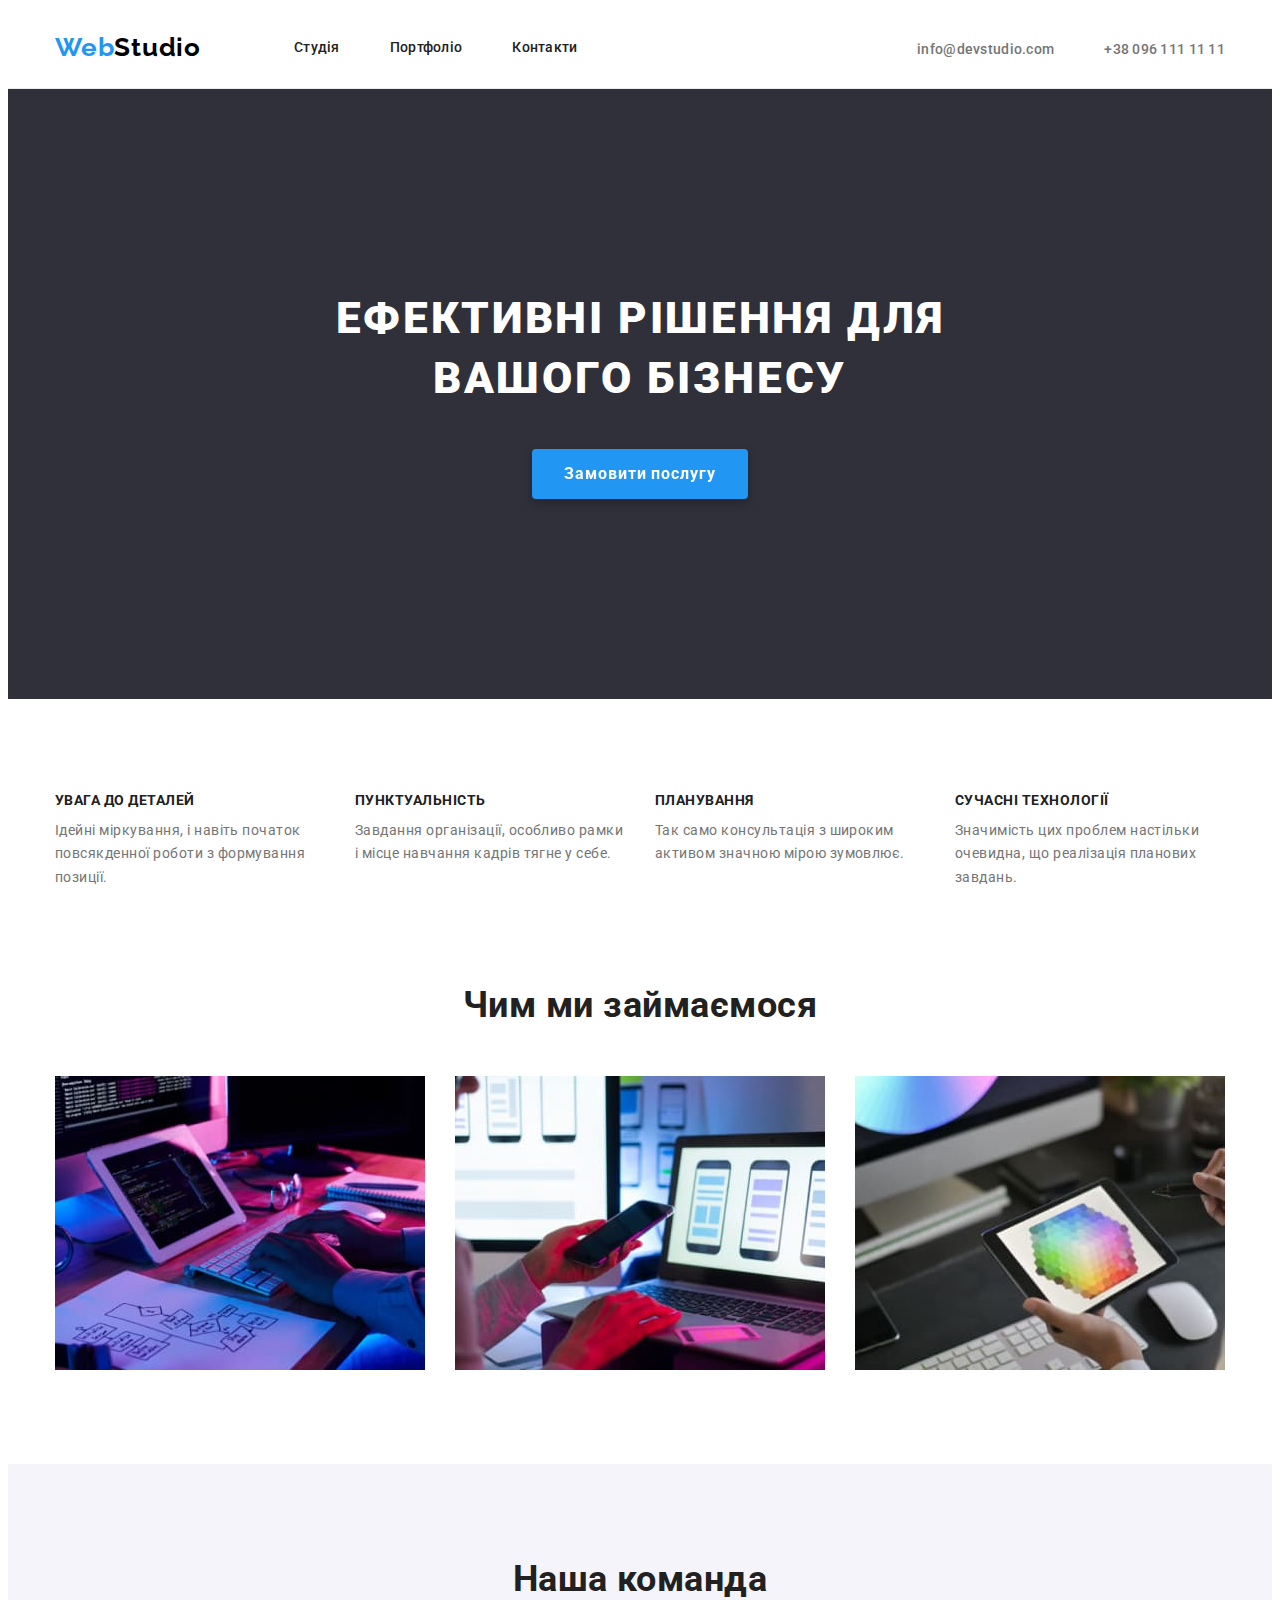
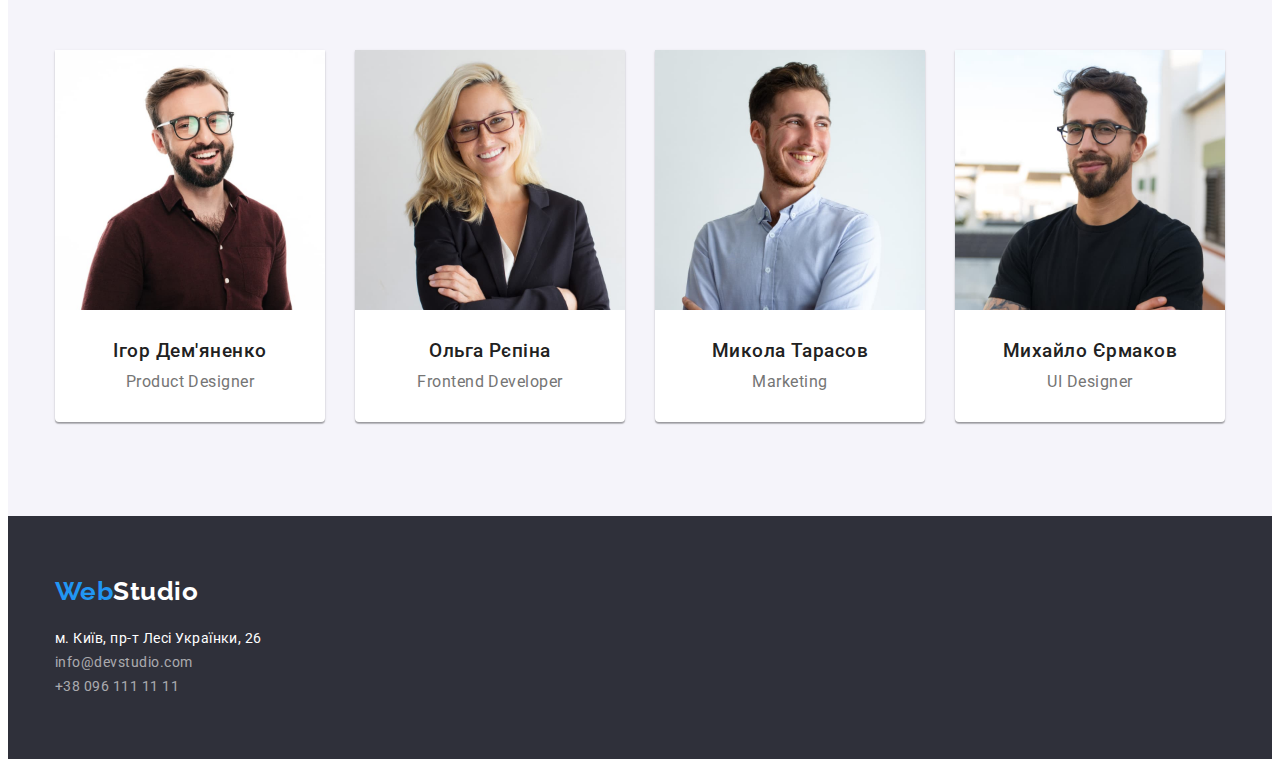
<file: index.html>
<!DOCTYPE html>
<html lang="uk">
<head>
    <meta charset="UTF-8">
    <meta http-equiv="X-UA-Compatible" content="IE=edge">
    <meta name="viewport" content="width=device-width, initial-scale=1.0">
    <title>Студія</title>
    <link rel="stylesheet" href="https://cdnjs.cloudflare.com/ajax/libs/modern-normalize/1.1.0/modern-normalize.min.css" integrity="sha512-wpPYUAdjBVSE4KJnH1VR1HeZfpl1ub8YT/NKx4PuQ5NmX2tKuGu6U/JRp5y+Y8XG2tV+wKQpNHVUX03MfMFn9Q==" crossorigin="anonymous" referrerpolicy="no-referrer" />
    <link rel="preconnect" href="https://fonts.googleapis.com">
    <link rel="preconnect" href="https://fonts.gstatic.com" crossorigin>
    <link href="https://fonts.googleapis.com/css2?family=Raleway:wght@700&family=Roboto:wght@400;500;700;900&display=swap" rel="stylesheet">
    <link rel="stylesheet" href="./css/styles.css">
</head>
<body>
    <header class="page-header">
      <div class="header-navigation container">
        <nav class="header-navigation">  
            <a class="logo" href="">Web<span class="logo-second">Studio</span></a>
            <ul class="menu-list">
                <li class="adress-item"> <a class="menu-link" href="./index.html">Студія</a></li>
                <li class="adress-item"> <a class="menu-link" href="./portfolio.html">Портфоліо</a></li>
                <li class="adress-item"> <a class="menu-link" href="">Контакти</a></li>
            </ul>
        </nav>
        <ul class="contact-list">
            <li class="adress-item"><a class="mail" href="mailto:info@devstudio.com">info@devstudio.com</a></li>
            <li class="adress-item"><a class="phone" href="tel:380961111111">+38 096 111 11 11</a></li>
        </ul>
      </div>
    </header>
    <main>
        <section class="big-section">
            <div class="container">
                <h1 class="headline">Ефективні рішення для <br> вашого бізнесу</h1>
               <button class="headline-btn" type="button">Замовити послугу</button>
            </div> 
        </section>
        <section class="main-benefits section">
           <div class="container">
            <h2 class="visually-hidden">Наші переваги</h2>
            <ul class="main-list">
                <li class="item">
                    <h3 class="main-list-hl">УВАГА ДО ДЕТАЛЕЙ</h3>
                    <p class="mail-list-text">Ідейні міркування, і навіть початок повсякденної роботи з формування позиції.</p>
                </li>
                <li class="item">
                    <h3 class="main-list-hl">ПУНКТУАЛЬНІСТЬ</h3>
                    <p class="mail-list-text">Завдання організації, особливо рамки і місце навчання кадрів тягне у себе.</p>
                </li>
                <li class="item">
                    <h3 class="main-list-hl">ПЛАНУВАННЯ</h3>
                    <p class="mail-list-text">Так само консультація з широким активом значною мірою зумовлює.</p>
                </li>
                <li class="item">
                    <h3 class="main-list-hl">СУЧАСНІ ТЕХНОЛОГІЇ</h3>
                    <p class="mail-list-text">Значимість цих проблем настільки очевидна, що реалізація планових завдань.</p>
                </li>
            </ul>
           </div>
        </section>
        <section class="main-work section">
            <div class="container">
                <h2 class="title">Чим ми займаємося</h2>
            <ul class="work-photo">
                <li class="item"> <img class="image" src="./images/img.jpg" alt="робочий простір розробника" width="370"> </li>
                <li class="item"> <img class="image" src="./images/img2.jpg" alt="робочий простір проджект менеджера" width="370"></li>
                <li class="item"> <img class="image" src="./images/img3.jpg" alt="робочий простір дизайнера" width="370"></li>
            </ul>
            </div>
        </section>
        <section class="main-our-team section">
            <div class="container">
                <h2 class="title">Наша команда</h2>
            <ul class="team-list">
                <li class="team-item">
                    <img class="image" src="./photo/1.jpg" alt="Ігор Дем'яненко" width="270">
                    <div class="team-block">
                    <h3 class="team-name">Ігор Дем'яненко</h3>
                    <p class="team-position" lang="en">Product Designer</p>
                    </div>
                </li>
                <li class="team-item">
                    <img class="image" src="./photo/2.jpg" alt="Ольга Рєпіна" width="270">
                    <div class="team-block">
                    <h3 class="team-name">Ольга Рєпіна</h3>
                    <p class="team-position" lang="en">Frontend Developer</p>
                    </div>
                </li>
                <li class="team-item">
                    <img class="image" src="./photo/3.jpg" alt="Микола Тарасов" width="270">
                   <div class="team-block">
                    <h3 class="team-name">Микола Тарасов</h3>
                    <p class="team-position" lang="en">Marketing</p>
                   </div>
                </li>
                <li class="team-item">
                    <img class="image" src="./photo/4.jpg" alt="Михайло Єрмаков" width="270">
                   <div class="team-block">
                    <h3 class="team-name">Михайло Єрмаков</h3>
                    <p class="team-position" lang="en">UI Designer</p>
                   </div>
                </li>
            </ul>
            </div>
        </section>
    </main>
    <footer class="web-footer">
       <div class="container">
        <a class="logo-footer" href="">Web<span class="logo-second-footer">Studio</span></a>
        <address>
            <ul class="footer-nav">
                <li class="item"> <a class="maps" href="https://goo.gl/maps/Q8sLgfFyUjqi2Ujr8" target="_blank">м. Київ, пр-т Лесі Українки, 26</a></li>
                <li class="item"> <a class="mail-footer" href="mailto:info@devstudio.com">info@devstudio.com</a></li>
                <li class="item"> <a class="phone-footer" href="tel:+380961111111">+38 096 111 11 11</a></li>
            </ul>
        </address>
       </div>
    </footer>
</body>
</html>
</file>
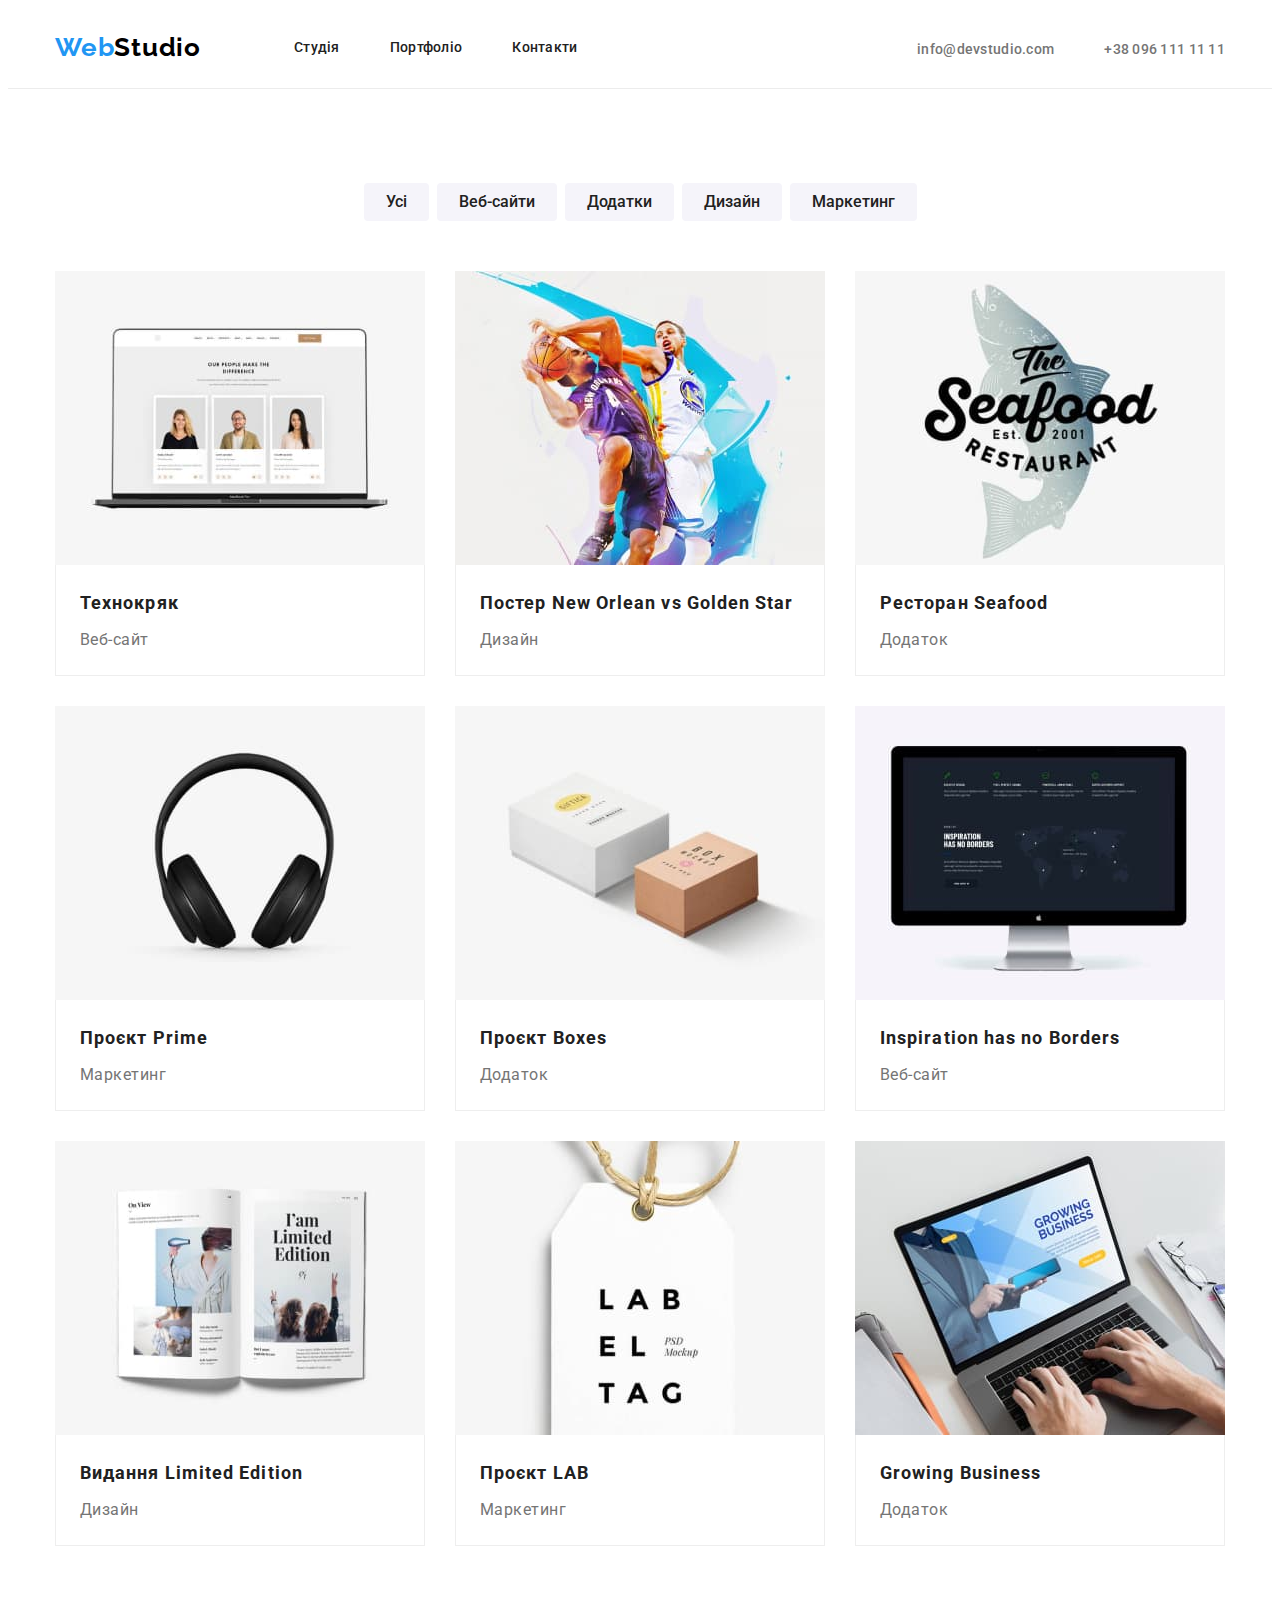
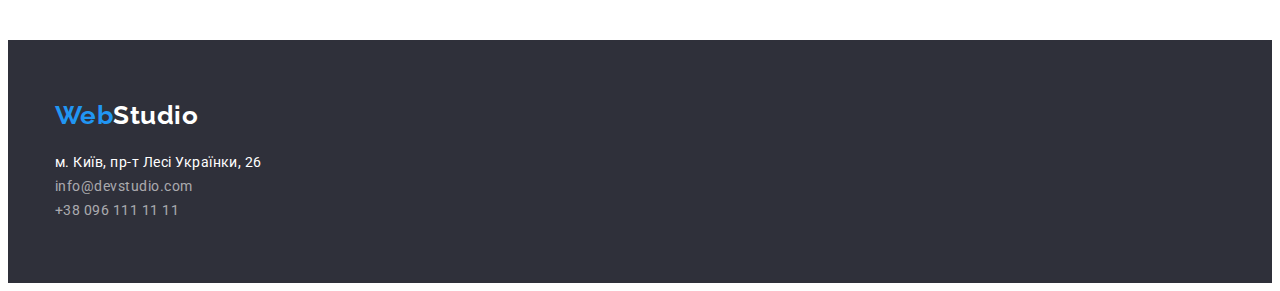
<file: portfolio.html>
<!DOCTYPE html>
<html lang="uk">
<head>
    <meta charset="UTF-8">
    <meta http-equiv="X-UA-Compatible" content="IE=edge">
    <meta name="viewport" content="width=device-width, initial-scale=1.0">
    <title>Студія</title>
    <link rel="stylesheet" href="https://cdnjs.cloudflare.com/ajax/libs/modern-normalize/1.1.0/modern-normalize.min.css" integrity="sha512-wpPYUAdjBVSE4KJnH1VR1HeZfpl1ub8YT/NKx4PuQ5NmX2tKuGu6U/JRp5y+Y8XG2tV+wKQpNHVUX03MfMFn9Q==" crossorigin="anonymous" referrerpolicy="no-referrer" />
    <link rel="preconnect" href="https://fonts.googleapis.com">
    <link rel="preconnect" href="https://fonts.gstatic.com" crossorigin>
    <link href="https://fonts.googleapis.com/css2?family=Raleway:wght@700&family=Roboto:wght@400;500;700;900&display=swap" rel="stylesheet">
    <link rel="stylesheet" href="./css/styles.css">
</head>
<body>
    <header class="page-header">
        <div class="header-navigation container">
          <nav class="header-navigation">  
              <a class="logo" href="">Web<span class="logo-second">Studio</span></a>
              <ul class="menu-list">
                  <li class="adress-item"> <a class="menu-link" href="./index.html">Студія</a></li>
                  <li class="adress-item"> <a class="menu-link" href="./portfolio.html">Портфоліо</a></li>
                  <li class="adress-item"> <a class="menu-link" href="">Контакти</a></li>
              </ul>
          </nav>
          <ul class="contact-list">
              <li class="adress-item"><a class="mail" href="mailto:info@devstudio.com">info@devstudio.com</a></li>
              <li class="adress-item"><a class="phone" href="tel:380961111111">+38 096 111 11 11</a></li>
          </ul>
        </div>
      </header>
    <main>
        <section class="main-block section">
            <div class="container">
                <h1 class="visually-hidden">Категорії</h1>
            <ul class="categories-list">
                <li class="categories-item"> <button class="categories-btn" type="button">Усі</button></li>
                <li class="categories-item"> <button class="categories-btn" type="button">Веб-сайти</button></li>
                <li class="categories-item"> <button class="categories-btn" type="button">Додатки</button></li>
                <li class="categories-item"> <button class="categories-btn" type="button">Дизайн</button></li>
                <li class="categories-item"> <button class="categories-btn" type="button">Маркетинг</button></li>
            </ul>
            <ul class="post-list">
                <li class="post-item">
                    <a class="post-link" href="">
                        <img class="image" src="./images/photo1.jpg" alt="Технокряк" width="370">
                    <div class="post-block">
                        <h2 class="post-hl">Технокряк</h2>
                    <p class="post-text">Веб-сайт</p>
                    </div>
                    </a>
                </li>
                <li class="post-item">
                    <a class="post-link" href="">
                        <img class="image" src="./images/photo2.jpg" alt="Постер" width="370">
                    <div class="post-block"> 
                        <h2 class="post-hl">Постер New Orlean vs Golden Star</h2>
                    <p class="post-text">Дизайн</p>
                    </div>
                    </a>
                </li>
                <li class="post-item">
                    <a class="post-link" href="">
                        <img class="image" src="./images/photo3.jpg" alt="Ресторан" width="370">
                    <div class="post-block">
                        <h2 class="post-hl">Ресторан Seafood</h2>
                    <p class="post-text">Додаток</p>
                    </div>
                    </a>
                </li>
                <li class="post-item">
                    <a class="post-link" href="">
                      <img class="image" src="./images/photo4.jpg" alt="Навушники" width="370">
                    <div class="post-block">
                        <h2 class="post-hl">Проєкт Prime</h2>
                    <p class="post-text">Маркетинг</p>
                    </div>
                    </a>
                </li>
                <li class="post-item">
                    <a class="post-link" href="">
                        <img class="image" src="./images/photo5.jpg" alt="Коробочки" width="370">
                       <div class="post-block">
                        <h2 class="post-hl">Проєкт Boxes</h2>
                        <p class="post-text">Додаток</p>
                       </div>
                    </a>
                </li>
                <li class="post-item">
                    <a class="post-link" href="">
                        <img class="image" src="./images/photo6.jpg" alt="Монітор" width="370">
                        <div class="post-block">
                            <h2 class="post-hl">Inspiration has no Borders</h2>
                        <p class="post-text">Веб-сайт</p>
                        </div>
                    </a>
                </li>
                <li class="post-item">
                    <a class="post-link" href="">
                        <img class="image" src="./images/photo7.jpg" alt="Журнал" width="370">
                    <div class="post-block">
                        <h2 class="post-hl">Видання Limited Edition</h2>
                    <p class="post-text">Дизайн</p>
                    </div>
                    </a>
                </li>
                <li class="post-item">
                    <a class="post-link" href="">
                        <img class="image" src="./images/photo8.jpg" alt="Бірка" width="370">
                    <div class="post-block">
                        <h2 class="post-hl">Проєкт LAB</h2>
                    <p class="post-text">Маркетинг</p>
                    </div>
                    </a>
                </li>
                <li class="post-item">
                   <a class="post-link" href="">
                    <img class="image" src="./images/photo9.jpg" alt="Ноутбук" width="370">
                  <div class="post-block"> 
                    <h2 class="post-hl">Growing Business</h2>
                    <p class="post-text">Додаток</p>
                  </div>
                   </a>
                </li>
            </ul>
            </div>
        </section>
    </main>
    <footer class="web-footer">
        <div class="container">
         <a class="logo-footer" href="">Web<span class="logo-second-footer">Studio</span></a>
         <address>
             <ul class="footer-nav">
                 <li class="item"> <a class="maps" href="https://goo.gl/maps/Q8sLgfFyUjqi2Ujr8" target="_blank">м. Київ, пр-т Лесі Українки, 26</a></li>
                 <li class="item"> <a class="mail-footer" href="mailto:info@devstudio.com">info@devstudio.com</a></li>
                 <li class="item"> <a class="phone-footer" href="tel:+380961111111">+38 096 111 11 11</a></li>
             </ul>
         </address>
        </div>
     </footer>
</body>
</html>
</file>
<file: css/styles.css>
:root {
    --accent-color: rgb(33, 150, 243);
    --primary-text-color: #757575;
    --header-text-color: rgba(33, 33, 33, 1);
    --main-bg-color: #F5F5F5;
    --second-bg-color: #FFFFFF;
    --primary-font: 'Roboto', sans-serif;
    --logo-font: 'Raleway', sans-serif;
    --logo-second-font: 'Oleo Script', cursive;

}

*,
*::before,
*::after {
  box-sizing: border-box;
}


.container {
    width: 1200px;
    margin: 0 auto;
    padding: 0 15px;
}

ul {
    list-style: none;
    padding: 0;
}

a {
    text-decoration: none;
}

h1,
h2,
h3,
h4,
p {
  margin-top: 0;
  margin-bottom: 0;
}

ul,
ol {
  margin-top: 0;
  margin-bottom: 0;
}

body {
    font-family: var(--primary-font);
    background-color: var(--second-bg-color);
    color: var(--header-text-color);
    font-size: 16px; 
    letter-spacing:0.03em; 
    color: var(--primary-text-color);
}

.image {
    display: block;
    max-width: 100%;
    margin-right: 0;
}

/* HEADER */

.page-header {
    border-bottom: 1px solid #ECECEC;
}

.header-navigation {
    display: flex;
    align-items: center;
    justify-content: space-around;
    height: 80px;
}

.logo{
    color: var(--accent-color);
    font-family: 'Raleway';
    font-style: normal;
    font-weight: 700;
    font-size: 26px;
    line-height: 1.2;
    letter-spacing: 0.03em;
    }

.logo-second {
color: rgba(0, 0, 0, 1);
}

.contact-list {
    display: flex; 
    margin-left: auto;
}

.menu-list {
    display: flex;
    margin-left: 93px;
}


.adress-item:not(:last-child) {
    margin-right: 50px;
}


.menu-link {
font-family: 'Roboto';
font-style: normal;
font-weight: 500;
font-size: 14px;
line-height: 1.14;
letter-spacing: 0.02em;
color: var(--header-text-color);

display: block;
padding-top: 32px;
padding-bottom: 32px;
}

.mail {
color: var(--primary-text-color);
font-family: 'Roboto';
font-style: normal;
font-weight: 500;
font-size: 14px;
line-height: 1.14;
letter-spacing: 0.02em;

padding-top: 32px;
padding-bottom: 32px;
}

.phone {
color: var(--primary-text-color);
font-family: 'Roboto';
font-style: normal;
font-weight: 500;
font-size: 14px;
line-height: 1.14;
letter-spacing: 0.02em;

padding-top: 32px;
padding-bottom: 32px;
}

.menu-link:hover, 
.menu-link:focus,
.mail:hover,
.phone:hover,
.mail:focus,
.phone:focus {
    color: var(--accent-color);
}

/* MAIN */

.big-section {
background-color: rgba(47, 48, 58, 1);

text-align: center;
display: block;
padding-top: 200px;
padding-bottom: 200px;

}

.headline {
color: white;
font-family: 'Roboto';
font-style: normal;
font-weight: 900;
font-size: 44px;
line-height: 1.36;
text-align: center;
letter-spacing: 0.06em;
text-transform: uppercase;

margin-bottom: 40px;

}

.headline-btn {
color: var(--second-bg-color);
background-color: var(--accent-color);
font-family: 'Roboto';
font-style: normal;
font-weight: 700;
font-size: 16px;
line-height: 1.875;
display: flex;
align-items: center;
text-align: center;
letter-spacing: 0.06em;
cursor: pointer;

filter: drop-shadow(0px 4px 4px rgba(0, 0, 0, 0.25));
border-radius: 4px;
border: transparent;

display: inline-block;
padding-top: 10px;
padding-bottom: 10px;
padding-right: 32px;
padding-left: 32px;

}

.headline-btn:hover, 
.headline-btn:focus {
background-color: #188CE8;
}

.main-benefits {
    background-color:var(--second-bg-color);
}

.section .main-benefits {
    padding-bottom: 0;
}

.visually-hidden {
    position: absolute;
    white-space: nowrap;
    width: 1px;
    height: 1px;
    overflow: hidden;
    border: 0;
    padding: 0;
    clip: rect(0 0 0 0);
    clip-path: inset(50%);
    margin: -1px;
}

.main-list {
    display: flex;
   justify-content: center;
    gap: 30px;
}

.main-list .item {
    flex-basis: calc((100% - 90px)/4);
}

.main-list-hl {
color: var(--header-text-color);
font-family: 'Roboto';
font-style: normal;
font-weight: 700;
font-size: 14px;
line-height: 1.14;
text-transform: uppercase;

margin-bottom: 10px;
}

.mail-list-text {
color: var(--primary-text-color);
font-family: 'Roboto';
font-style: normal;
font-weight: 400;
font-size: 14px;
line-height: 1.7;
width: 270px;
}

.section {
    padding-top: 94px;
    padding-bottom: 94px;
}

.main-work {
    background-color: var(--second-bg-color);
    padding-top:0;
}

.title {
color: var(--header-text-color);
font-family: 'Roboto';
font-style: normal;
font-weight: 700;
font-size: 36px;
line-height: 1.17;
text-align: center;

margin-bottom: 50px;
}


.work-photo .item:not(:last-child) {
    margin-right: 30px;
}


.work-photo {
    display: flex;
    justify-content: center;
}

.main-our-team {
    background-color: rgba(245, 244, 250, 1);
}

.team-list {
    display: flex;
    justify-content: center;
    gap: 30px;
    
}

.team-item {
    background-color: var(--second-bg-color);
    box-shadow: 0px 1px 3px rgba(0, 0, 0, 0.12), 0px 1px 1px rgba(0, 0, 0, 0.14), 0px 2px 1px rgba(0, 0, 0, 0.2);
border-radius: 0px 0px 4px 4px;
width: 270px;

}



.team-item {
    flex-basis: calc((100% - 90px)/4);

}

.team-block {
    padding-top: 30px;
    padding-bottom: 30px;
}

.team-name {
color: var(--header-text-color);
font-family: 'Roboto';
font-style: normal;
font-weight: 500;
line-height: 1.19;
text-align: center;

margin-bottom: 10px;
}

.team-position {
font-family: 'Roboto';
font-style: normal;
font-weight: 400;
line-height: 1.19;
text-align: center;
}

/* FOOTER */

.web-footer {
background-color: rgba(47, 48, 58, 1);
padding-top: 60px;
padding-bottom: 60px;
}

.logo-footer {
color: rgba(33, 150, 243, 1);
font-family: 'Raleway';
font-style: normal;
font-weight: 700;
font-size: 26px;
line-height: 1.2;

}

.logo-second-footer {
    color: rgba(255, 255, 255, 1);
}

.footer-nav {
    margin-top: 20px;
}

.contact-list .item:not(:last-child) {
    margin-bottom: 9px;
}

.maps {
color: white;
font-family: 'Roboto';
font-style: normal;
font-weight: 400;
font-size: 14px;
line-height: 1.71;
}

.mail-footer, 
.phone-footer {
color: rgba(255, 255, 255, 0.6);
font-family: 'Roboto';
font-style: normal;
font-weight: 400;
font-size: 14px;
line-height: 1.71;
}

.maps:hover,
.maps:focus,
.mail-footer:hover,
.mail-footer:focus,
.phone-footer:hover,
.phone-footer:focus {
color: var(--accent-color);
}

/* PORTFOLIO */

/* MAIN */

.main-block {
    background-color: white;
}

.categories-list {
    display: flex;
    justify-content: center;
    margin-bottom: 50px;
}

.categories-item:not(:last-child) {
    margin-right: 8px;
}

.categories-btn {
color: var(--header-text-color);
background-color: rgb(245, 244, 250);
font-family: 'Roboto';
font-style: normal;
font-weight: 500;
font-size: 16px;
line-height: 1.62;
text-align: center;
cursor: pointer;
padding-top: 6px;
padding-bottom: 6px;
padding-left: 22px;
padding-right: 22px;

border-radius: 4px;
border: transparent;
}

.categories-btn:hover, 
.categories-btn:focus {
    color: white;
    background-color: var(--accent-color);
    box-shadow: 0px 3px 1px rgba(0, 0, 0, 0.1), 0px 1px 2px rgba(0, 0, 0, 0.08), 0px 2px 2px rgba(0, 0, 0, 0.12);
border-radius: 4px;
}

.post-list {
    display: flex;
    justify-content: center;
    align-items: center;
    flex-wrap: wrap;
    margin-left: auto;
    margin-right: auto; 
}

.post-item:nth-child(3n) {
    margin-right: 0;
}

.post-link {
    cursor: pointer;
}

.post-item {
    background-color: var(--second-bg-color);
    width: calc((100% - 60px) / 3);
    margin-right: 30px;
    margin-bottom: 30px;
}


.post-block {
    padding-left: 24px;
    padding-right: 24px;
    padding-bottom: 20px;
    padding-top: 20px;

    border-bottom: 1px solid rgba(238, 238, 238, 1);
    border-right: 1px solid rgba(238, 238, 238, 1);
    border-left: 1px solid rgba(238, 238, 238, 1);
}

.post-item:nth-last-child(-n + 3) {
    margin-bottom: 0;
}

/* .post-item:hover,
.post-item:focus {
filter: drop-shadow(0px 4px 4px rgba(0, 0, 0, 0.25));
} */

.post-hl {
color: var(--header-text-color);
font-family: 'Roboto';
font-style: normal;
font-weight: 700;
font-size: 18px;
line-height: 2;
letter-spacing: 0.06em;

margin-bottom: 4px;
}

.post-text {
color: var(--primary-text-color);
font-family: 'Roboto';
font-style: normal;
font-weight: 400;
line-height: 1.88;
}
</file>
